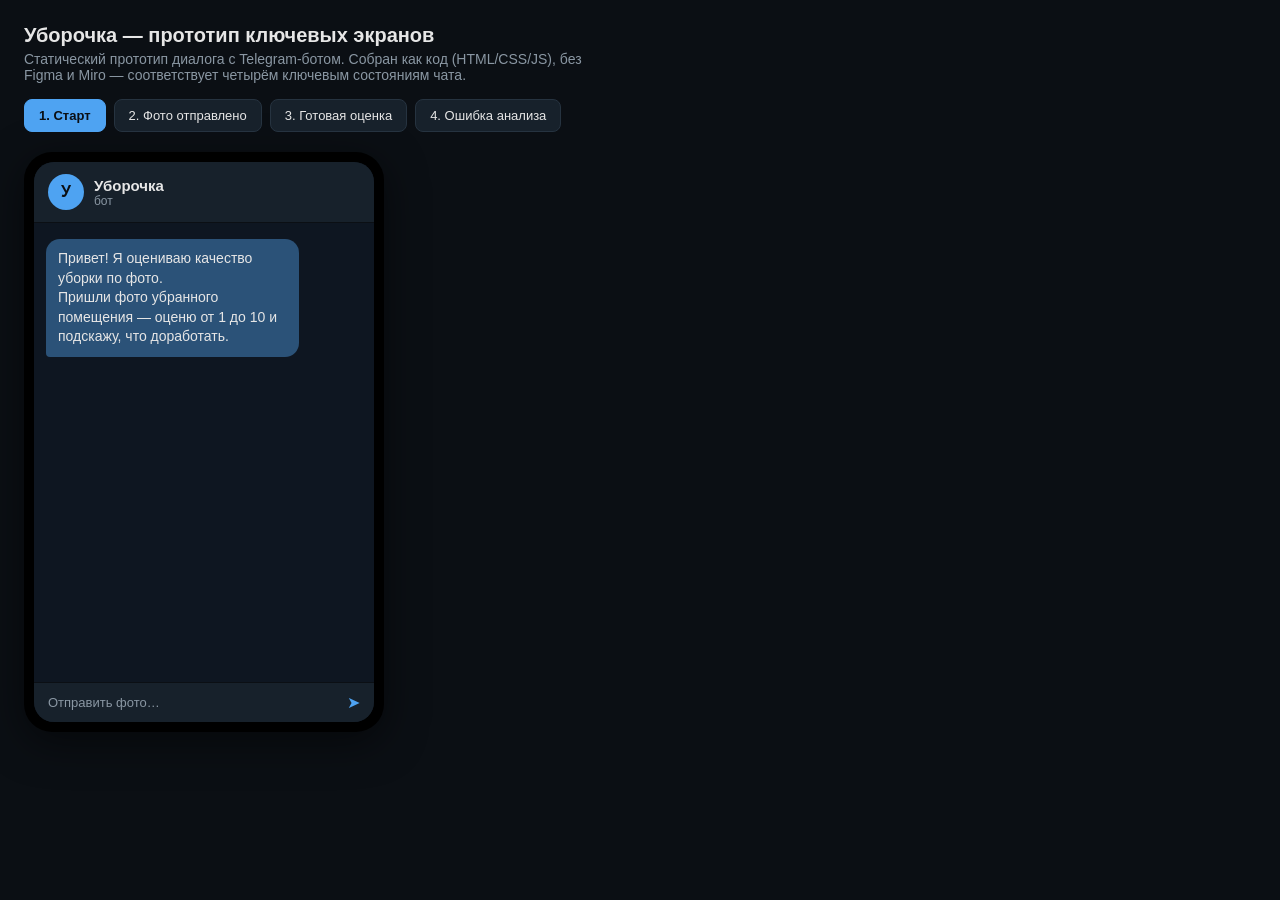
<file: frontend/prototype/index.html>
<!doctype html>
<html lang="ru">
<head>
<meta charset="utf-8" />
<meta name="viewport" content="width=device-width, initial-scale=1" />
<title>Уборочка — прототип ключевых экранов</title>
<link rel="stylesheet" href="styles.css" />
</head>
<body>
  <header class="app-header">
    <h1>Уборочка — прототип ключевых экранов</h1>
    <p>Статический прототип диалога с Telegram-ботом. Собран как код (HTML/CSS/JS),
       без Figma и Miro — соответствует четырём ключевым состояниям чата.</p>
  </header>

  <nav class="tabs" role="tablist">
    <button class="tab active" data-screen="start">1. Старт</button>
    <button class="tab" data-screen="uploaded">2. Фото отправлено</button>
    <button class="tab" data-screen="result">3. Готовая оценка</button>
    <button class="tab" data-screen="error">4. Ошибка анализа</button>
  </nav>

  <main class="phone-frame">
    <div class="phone-screen">
      <div class="tg-header">
        <div class="tg-avatar">У</div>
        <div>
          <div class="tg-title">Уборочка</div>
          <div class="tg-subtitle">бот</div>
        </div>
      </div>

      <section id="screen-start" class="screen active">
        <div class="bubble bot">
          Привет! Я оцениваю качество уборки по фото.<br />
          Пришли фото убранного помещения — оценю от 1 до 10 и подскажу,
          что доработать.
        </div>
      </section>

      <section id="screen-uploaded" class="screen">
        <div class="bubble user photo">
          <div class="photo-placeholder">📷 фото помещения</div>
        </div>
        <div class="bubble bot typing">
          Анализирую фото<span class="dots"><span>.</span><span>.</span><span>.</span></span>
        </div>
      </section>

      <section id="screen-result" class="screen">
        <div class="bubble user photo">
          <div class="photo-placeholder">📷 фото помещения</div>
        </div>
        <div class="bubble bot result">
          <div class="score">Оценка: <strong>7 / 10</strong></div>
          <div class="reco-title">Рекомендации:</div>
          <ul>
            <li>Протереть пыль на полке у окна</li>
            <li>Пропылесосить под кроватью</li>
            <li>Убрать разводы на зеркале</li>
          </ul>
        </div>
      </section>

      <section id="screen-error" class="screen">
        <div class="bubble user photo">
          <div class="photo-placeholder">📷 фото помещения</div>
        </div>
        <div class="bubble bot error">
          Не получилось распознать фото — похоже, снимок слишком тёмный
          или размытый. Пришли, пожалуйста, ещё раз при дневном свете.
        </div>
      </section>

      <div class="tg-input">
        <span>Отправить фото…</span>
        <span class="tg-send">➤</span>
      </div>
    </div>
  </main>

  <script src="app.js"></script>
</body>
</html>
</file>
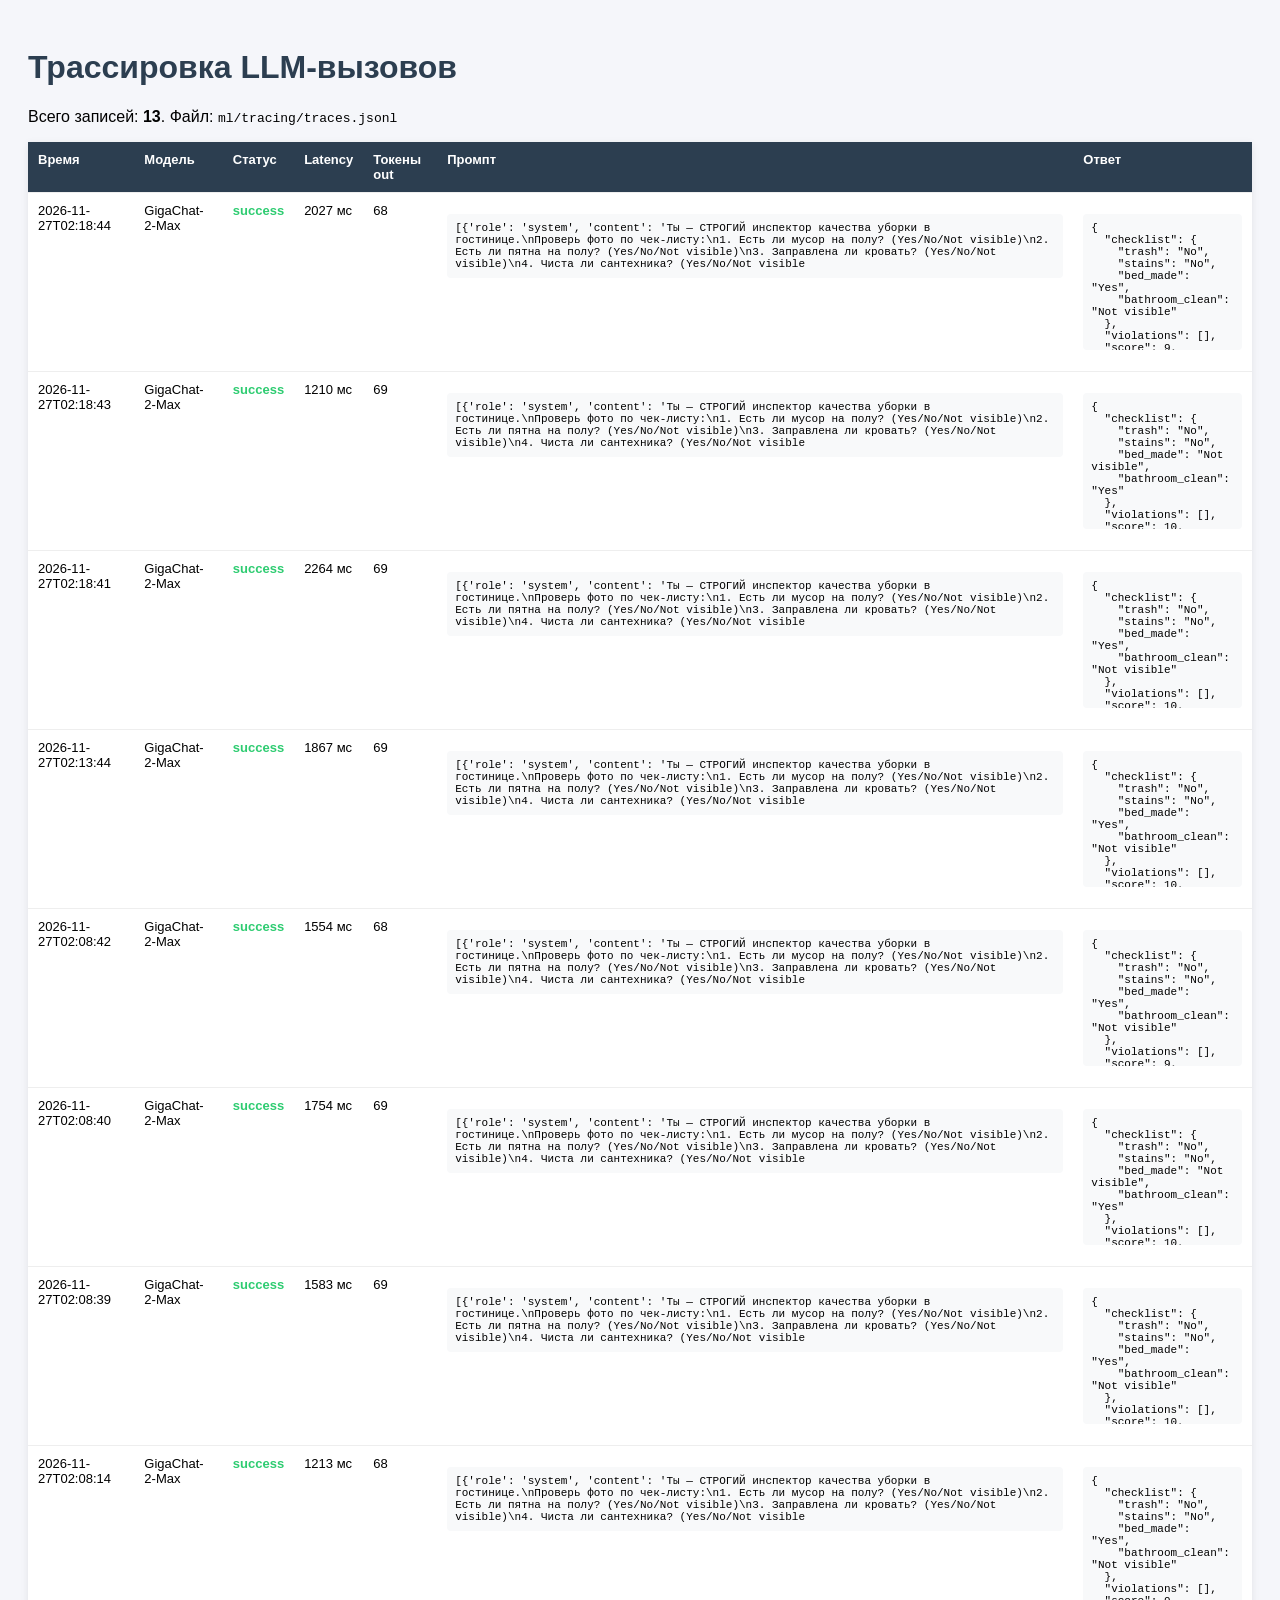
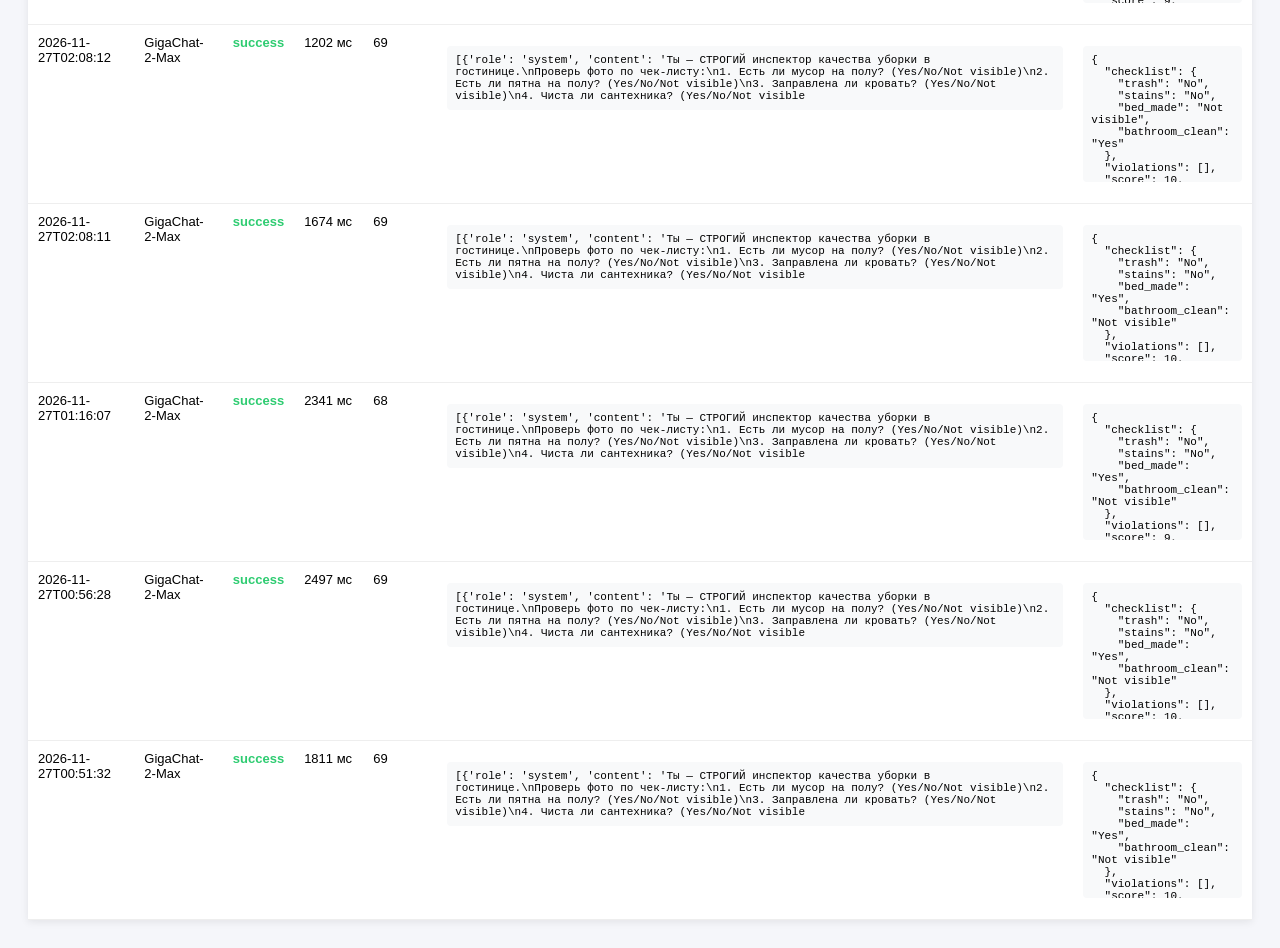
<file: ml/tracing/dashboard.html>
<!DOCTYPE html>
<html lang="ru"><head><meta charset="utf-8"><title>LLM Traces Dashboard</title>
<style>
body{font-family:Arial;padding:20px;background:#f5f6fa}
h1{color:#2c3e50}
table{width:100%;border-collapse:collapse;background:#fff;box-shadow:0 2px 8px rgba(0,0,0,.08)}
th,td{padding:10px;border-bottom:1px solid #eee;text-align:left;vertical-align:top;font-size:13px}
th{background:#2c3e50;color:#fff}
.box{background:#f8f9fa;padding:8px;border-radius:4px;max-height:120px;overflow:auto;white-space:pre-wrap;font-size:11px}
</style></head>
<body>
<h1>Трассировка LLM-вызовов</h1>
<p>Всего записей: <b>13</b>. Файл: <code>ml/tracing/traces.jsonl</code></p>
<table>
<tr><th>Время</th><th>Модель</th><th>Статус</th><th>Latency</th><th>Токены out</th><th>Промпт</th><th>Ответ</th></tr>

        <tr>
          <td>2026-11-27T02:18:44</td>
          <td>GigaChat-2-Max</td>
          <td style="color:#2ecc71;font-weight:bold">success</td>
          <td>2027 мс</td>
          <td>68</td>
          <td><pre class="box">[{'role': 'system', 'content': 'Ты — СТРОГИЙ инспектор качества уборки в гостинице.\nПроверь фото по чек-листу:\n1. Есть ли мусор на полу? (Yes/No/Not visible)\n2. Есть ли пятна на полу? (Yes/No/Not visible)\n3. Заправлена ли кровать? (Yes/No/Not visible)\n4. Чиста ли сантехника? (Yes/No/Not visible</pre></td>
          <td><pre class="box">{
  "checklist": {
    "trash": "No",
    "stains": "No",
    "bed_made": "Yes",
    "bathroom_clean": "Not visible"
  },
  "violations": [],
  "score": 9,
  "confidence": "high"
}</pre></td>
        </tr>
        <tr>
          <td>2026-11-27T02:18:43</td>
          <td>GigaChat-2-Max</td>
          <td style="color:#2ecc71;font-weight:bold">success</td>
          <td>1210 мс</td>
          <td>69</td>
          <td><pre class="box">[{'role': 'system', 'content': 'Ты — СТРОГИЙ инспектор качества уборки в гостинице.\nПроверь фото по чек-листу:\n1. Есть ли мусор на полу? (Yes/No/Not visible)\n2. Есть ли пятна на полу? (Yes/No/Not visible)\n3. Заправлена ли кровать? (Yes/No/Not visible)\n4. Чиста ли сантехника? (Yes/No/Not visible</pre></td>
          <td><pre class="box">{
  "checklist": {
    "trash": "No",
    "stains": "No",
    "bed_made": "Not visible",
    "bathroom_clean": "Yes"
  },
  "violations": [],
  "score": 10,
  "confidence": "high"
}</pre></td>
        </tr>
        <tr>
          <td>2026-11-27T02:18:41</td>
          <td>GigaChat-2-Max</td>
          <td style="color:#2ecc71;font-weight:bold">success</td>
          <td>2264 мс</td>
          <td>69</td>
          <td><pre class="box">[{'role': 'system', 'content': 'Ты — СТРОГИЙ инспектор качества уборки в гостинице.\nПроверь фото по чек-листу:\n1. Есть ли мусор на полу? (Yes/No/Not visible)\n2. Есть ли пятна на полу? (Yes/No/Not visible)\n3. Заправлена ли кровать? (Yes/No/Not visible)\n4. Чиста ли сантехника? (Yes/No/Not visible</pre></td>
          <td><pre class="box">{
  "checklist": {
    "trash": "No",
    "stains": "No",
    "bed_made": "Yes",
    "bathroom_clean": "Not visible"
  },
  "violations": [],
  "score": 10,
  "confidence": "high"
}</pre></td>
        </tr>
        <tr>
          <td>2026-11-27T02:13:44</td>
          <td>GigaChat-2-Max</td>
          <td style="color:#2ecc71;font-weight:bold">success</td>
          <td>1867 мс</td>
          <td>69</td>
          <td><pre class="box">[{'role': 'system', 'content': 'Ты — СТРОГИЙ инспектор качества уборки в гостинице.\nПроверь фото по чек-листу:\n1. Есть ли мусор на полу? (Yes/No/Not visible)\n2. Есть ли пятна на полу? (Yes/No/Not visible)\n3. Заправлена ли кровать? (Yes/No/Not visible)\n4. Чиста ли сантехника? (Yes/No/Not visible</pre></td>
          <td><pre class="box">{
  "checklist": {
    "trash": "No",
    "stains": "No",
    "bed_made": "Yes",
    "bathroom_clean": "Not visible"
  },
  "violations": [],
  "score": 10,
  "confidence": "high"
}</pre></td>
        </tr>
        <tr>
          <td>2026-11-27T02:08:42</td>
          <td>GigaChat-2-Max</td>
          <td style="color:#2ecc71;font-weight:bold">success</td>
          <td>1554 мс</td>
          <td>68</td>
          <td><pre class="box">[{'role': 'system', 'content': 'Ты — СТРОГИЙ инспектор качества уборки в гостинице.\nПроверь фото по чек-листу:\n1. Есть ли мусор на полу? (Yes/No/Not visible)\n2. Есть ли пятна на полу? (Yes/No/Not visible)\n3. Заправлена ли кровать? (Yes/No/Not visible)\n4. Чиста ли сантехника? (Yes/No/Not visible</pre></td>
          <td><pre class="box">{
  "checklist": {
    "trash": "No",
    "stains": "No",
    "bed_made": "Yes",
    "bathroom_clean": "Not visible"
  },
  "violations": [],
  "score": 9,
  "confidence": "high"
}</pre></td>
        </tr>
        <tr>
          <td>2026-11-27T02:08:40</td>
          <td>GigaChat-2-Max</td>
          <td style="color:#2ecc71;font-weight:bold">success</td>
          <td>1754 мс</td>
          <td>69</td>
          <td><pre class="box">[{'role': 'system', 'content': 'Ты — СТРОГИЙ инспектор качества уборки в гостинице.\nПроверь фото по чек-листу:\n1. Есть ли мусор на полу? (Yes/No/Not visible)\n2. Есть ли пятна на полу? (Yes/No/Not visible)\n3. Заправлена ли кровать? (Yes/No/Not visible)\n4. Чиста ли сантехника? (Yes/No/Not visible</pre></td>
          <td><pre class="box">{
  "checklist": {
    "trash": "No",
    "stains": "No",
    "bed_made": "Not visible",
    "bathroom_clean": "Yes"
  },
  "violations": [],
  "score": 10,
  "confidence": "high"
}</pre></td>
        </tr>
        <tr>
          <td>2026-11-27T02:08:39</td>
          <td>GigaChat-2-Max</td>
          <td style="color:#2ecc71;font-weight:bold">success</td>
          <td>1583 мс</td>
          <td>69</td>
          <td><pre class="box">[{'role': 'system', 'content': 'Ты — СТРОГИЙ инспектор качества уборки в гостинице.\nПроверь фото по чек-листу:\n1. Есть ли мусор на полу? (Yes/No/Not visible)\n2. Есть ли пятна на полу? (Yes/No/Not visible)\n3. Заправлена ли кровать? (Yes/No/Not visible)\n4. Чиста ли сантехника? (Yes/No/Not visible</pre></td>
          <td><pre class="box">{
  "checklist": {
    "trash": "No",
    "stains": "No",
    "bed_made": "Yes",
    "bathroom_clean": "Not visible"
  },
  "violations": [],
  "score": 10,
  "confidence": "high"
}</pre></td>
        </tr>
        <tr>
          <td>2026-11-27T02:08:14</td>
          <td>GigaChat-2-Max</td>
          <td style="color:#2ecc71;font-weight:bold">success</td>
          <td>1213 мс</td>
          <td>68</td>
          <td><pre class="box">[{'role': 'system', 'content': 'Ты — СТРОГИЙ инспектор качества уборки в гостинице.\nПроверь фото по чек-листу:\n1. Есть ли мусор на полу? (Yes/No/Not visible)\n2. Есть ли пятна на полу? (Yes/No/Not visible)\n3. Заправлена ли кровать? (Yes/No/Not visible)\n4. Чиста ли сантехника? (Yes/No/Not visible</pre></td>
          <td><pre class="box">{
  "checklist": {
    "trash": "No",
    "stains": "No",
    "bed_made": "Yes",
    "bathroom_clean": "Not visible"
  },
  "violations": [],
  "score": 9,
  "confidence": "high"
}</pre></td>
        </tr>
        <tr>
          <td>2026-11-27T02:08:12</td>
          <td>GigaChat-2-Max</td>
          <td style="color:#2ecc71;font-weight:bold">success</td>
          <td>1202 мс</td>
          <td>69</td>
          <td><pre class="box">[{'role': 'system', 'content': 'Ты — СТРОГИЙ инспектор качества уборки в гостинице.\nПроверь фото по чек-листу:\n1. Есть ли мусор на полу? (Yes/No/Not visible)\n2. Есть ли пятна на полу? (Yes/No/Not visible)\n3. Заправлена ли кровать? (Yes/No/Not visible)\n4. Чиста ли сантехника? (Yes/No/Not visible</pre></td>
          <td><pre class="box">{
  "checklist": {
    "trash": "No",
    "stains": "No",
    "bed_made": "Not visible",
    "bathroom_clean": "Yes"
  },
  "violations": [],
  "score": 10,
  "confidence": "high"
}</pre></td>
        </tr>
        <tr>
          <td>2026-11-27T02:08:11</td>
          <td>GigaChat-2-Max</td>
          <td style="color:#2ecc71;font-weight:bold">success</td>
          <td>1674 мс</td>
          <td>69</td>
          <td><pre class="box">[{'role': 'system', 'content': 'Ты — СТРОГИЙ инспектор качества уборки в гостинице.\nПроверь фото по чек-листу:\n1. Есть ли мусор на полу? (Yes/No/Not visible)\n2. Есть ли пятна на полу? (Yes/No/Not visible)\n3. Заправлена ли кровать? (Yes/No/Not visible)\n4. Чиста ли сантехника? (Yes/No/Not visible</pre></td>
          <td><pre class="box">{
  "checklist": {
    "trash": "No",
    "stains": "No",
    "bed_made": "Yes",
    "bathroom_clean": "Not visible"
  },
  "violations": [],
  "score": 10,
  "confidence": "high"
}</pre></td>
        </tr>
        <tr>
          <td>2026-11-27T01:16:07</td>
          <td>GigaChat-2-Max</td>
          <td style="color:#2ecc71;font-weight:bold">success</td>
          <td>2341 мс</td>
          <td>68</td>
          <td><pre class="box">[{'role': 'system', 'content': 'Ты — СТРОГИЙ инспектор качества уборки в гостинице.\nПроверь фото по чек-листу:\n1. Есть ли мусор на полу? (Yes/No/Not visible)\n2. Есть ли пятна на полу? (Yes/No/Not visible)\n3. Заправлена ли кровать? (Yes/No/Not visible)\n4. Чиста ли сантехника? (Yes/No/Not visible</pre></td>
          <td><pre class="box">{
  "checklist": {
    "trash": "No",
    "stains": "No",
    "bed_made": "Yes",
    "bathroom_clean": "Not visible"
  },
  "violations": [],
  "score": 9,
  "confidence": "high"
}</pre></td>
        </tr>
        <tr>
          <td>2026-11-27T00:56:28</td>
          <td>GigaChat-2-Max</td>
          <td style="color:#2ecc71;font-weight:bold">success</td>
          <td>2497 мс</td>
          <td>69</td>
          <td><pre class="box">[{'role': 'system', 'content': 'Ты — СТРОГИЙ инспектор качества уборки в гостинице.\nПроверь фото по чек-листу:\n1. Есть ли мусор на полу? (Yes/No/Not visible)\n2. Есть ли пятна на полу? (Yes/No/Not visible)\n3. Заправлена ли кровать? (Yes/No/Not visible)\n4. Чиста ли сантехника? (Yes/No/Not visible</pre></td>
          <td><pre class="box">{
  "checklist": {
    "trash": "No",
    "stains": "No",
    "bed_made": "Yes",
    "bathroom_clean": "Not visible"
  },
  "violations": [],
  "score": 10,
  "confidence": "high"
}</pre></td>
        </tr>
        <tr>
          <td>2026-11-27T00:51:32</td>
          <td>GigaChat-2-Max</td>
          <td style="color:#2ecc71;font-weight:bold">success</td>
          <td>1811 мс</td>
          <td>69</td>
          <td><pre class="box">[{'role': 'system', 'content': 'Ты — СТРОГИЙ инспектор качества уборки в гостинице.\nПроверь фото по чек-листу:\n1. Есть ли мусор на полу? (Yes/No/Not visible)\n2. Есть ли пятна на полу? (Yes/No/Not visible)\n3. Заправлена ли кровать? (Yes/No/Not visible)\n4. Чиста ли сантехника? (Yes/No/Not visible</pre></td>
          <td><pre class="box">{
  "checklist": {
    "trash": "No",
    "stains": "No",
    "bed_made": "Yes",
    "bathroom_clean": "Not visible"
  },
  "violations": [],
  "score": 10,
  "confidence": "high"
}</pre></td>
        </tr>
</table>
</body></html>
</file>
<file: frontend/prototype/styles.css>
:root {
  --tg-bg: #0e1621;
  --tg-panel: #17212b;
  --tg-bubble-bot: #2b5278;
  --tg-bubble-user: #3d3d3d;
  --tg-accent: #4ea3f2;
  --text: #e6e6e6;
  --muted: #8a97a3;
}

* { box-sizing: border-box; }

body {
  margin: 0;
  font-family: -apple-system, "Segoe UI", Roboto, Arial, sans-serif;
  background: #0b0f14;
  color: var(--text);
  padding: 24px;
}

.app-header h1 {
  font-size: 20px;
  margin: 0 0 4px;
}

.app-header p {
  color: var(--muted);
  max-width: 560px;
  margin: 0 0 16px;
  font-size: 14px;
}

.tabs {
  display: flex;
  gap: 8px;
  margin-bottom: 20px;
  flex-wrap: wrap;
}

.tab {
  background: #17212b;
  color: var(--text);
  border: 1px solid #263340;
  border-radius: 8px;
  padding: 8px 14px;
  cursor: pointer;
  font-size: 13px;
}

.tab.active {
  background: var(--tg-accent);
  color: #0b0f14;
  font-weight: 600;
  border-color: var(--tg-accent);
}

.phone-frame {
  width: 360px;
  border-radius: 28px;
  background: #000;
  padding: 10px;
  box-shadow: 0 10px 40px rgba(0, 0, 0, 0.5);
}

.phone-screen {
  background: var(--tg-bg);
  border-radius: 20px;
  min-height: 560px;
  display: flex;
  flex-direction: column;
  overflow: hidden;
}

.tg-header {
  display: flex;
  align-items: center;
  gap: 10px;
  padding: 12px 14px;
  background: var(--tg-panel);
  border-bottom: 1px solid #0b0f14;
}

.tg-avatar {
  width: 36px;
  height: 36px;
  border-radius: 50%;
  background: var(--tg-accent);
  color: #0b0f14;
  display: flex;
  align-items: center;
  justify-content: center;
  font-weight: 700;
}

.tg-title { font-size: 15px; font-weight: 600; }
.tg-subtitle { font-size: 12px; color: var(--muted); }

.screen {
  display: none;
  flex: 1;
  padding: 16px 12px;
  gap: 10px;
  flex-direction: column;
}

.screen.active { display: flex; }

.bubble {
  max-width: 80%;
  padding: 10px 12px;
  border-radius: 14px;
  font-size: 14px;
  line-height: 1.4;
}

.bubble.bot {
  align-self: flex-start;
  background: var(--tg-bubble-bot);
  border-bottom-left-radius: 4px;
}

.bubble.user {
  align-self: flex-end;
  background: var(--tg-bubble-user);
  border-bottom-right-radius: 4px;
}

.bubble.photo .photo-placeholder {
  width: 220px;
  height: 140px;
  background: repeating-linear-gradient(45deg, #2a2a2a, #2a2a2a 10px, #333 10px, #333 20px);
  border-radius: 10px;
  display: flex;
  align-items: center;
  justify-content: center;
  color: #cfcfcf;
  font-size: 13px;
}

.bubble.result .score { font-size: 16px; margin-bottom: 6px; }
.bubble.result .reco-title { font-weight: 600; margin-bottom: 4px; }
.bubble.result ul { margin: 0; padding-left: 18px; }
.bubble.result li { margin-bottom: 2px; }

.bubble.error { background: #5a2b2b; }

.typing .dots span {
  animation: blink 1.2s infinite;
  animation-fill-mode: both;
}
.typing .dots span:nth-child(2) { animation-delay: .2s; }
.typing .dots span:nth-child(3) { animation-delay: .4s; }

@keyframes blink { 0%, 80%, 100% { opacity: 0; } 40% { opacity: 1; } }

.tg-input {
  margin-top: auto;
  display: flex;
  justify-content: space-between;
  align-items: center;
  padding: 10px 14px;
  background: var(--tg-panel);
  border-top: 1px solid #0b0f14;
  color: var(--muted);
  font-size: 13px;
}

.tg-send {
  color: var(--tg-accent);
  font-size: 16px;
}
</file>
